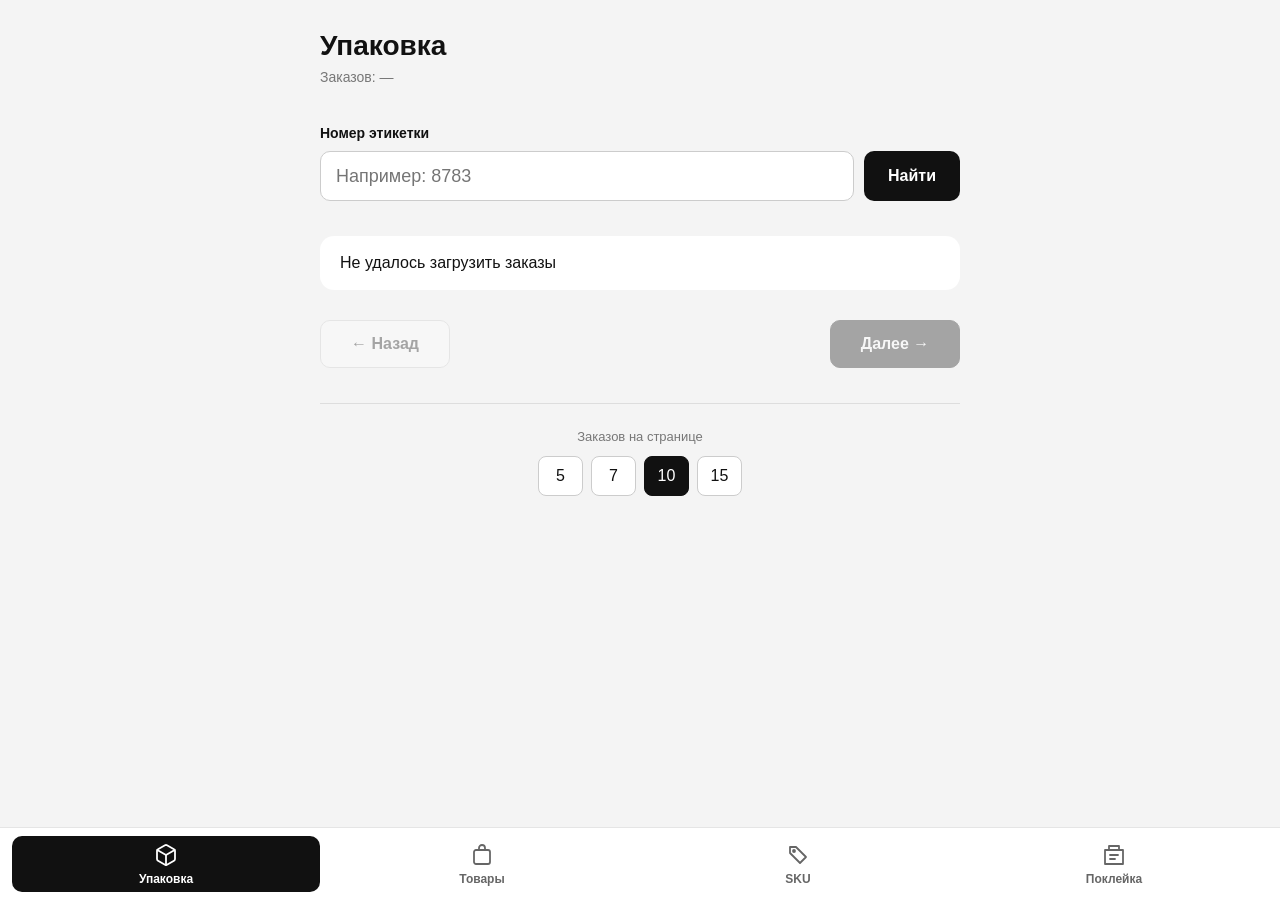
<file: index.html>
<!DOCTYPE html>
<html lang="ru">
<head>
  <meta charset="UTF-8">

  <meta
    name="viewport"
    content="width=device-width, initial-scale=1.0"
  >

  <title>Упаковка заказов</title>

  <link
    rel="stylesheet"
    href="./css/style.css"
  >
  <link rel="stylesheet" href="./css/navigation.css">
</head>

<body>

  <main class="app">

    <!-- HEADER -->
    <header class="header">
      <div>
        <h1>Упаковка</h1>
        <p id="progress">Заказов: —</p>
      </div>
    </header>


    <!-- SEARCH -->
    <section class="search">

      <label for="order-search">
        Номер этикетки
      </label>

      <div class="search-row">

        <input
          id="order-search"
          type="text"
          inputmode="numeric"
          placeholder="Например: 8783"
          autocomplete="off"
        >

        <button id="search-button">
          Найти
        </button>

      </div>

    </section>


    <!-- ORDERS -->
    <section
      id="orders"
      class="orders"
    >
      <!-- Orders will be rendered here -->
    </section>


    <!-- PAGINATION -->
    <nav class="pagination">

      <button
        id="previous-button"
        disabled
      >
        ← Назад
      </button>

      <button id="next-button">
        Далее →
      </button>

    </nav>


    <!-- PAGE SIZE -->
    <section class="page-size">

      <span>Заказов на странице</span>

      <div class="page-size-buttons">

        <button data-limit="5">
          5
        </button>

        <button data-limit="7">
          7
        </button>

        <button
          data-limit="10"
          class="active"
        >
          10
        </button>

        <button data-limit="15">
          15
        </button>

      </div>

    </section>

  </main>


  <div id="navigation"></div>
  <script src="./js/navigation.js"></script>
  <script src="./js/config.js"></script>
  <script
    src="./js/packaging.js"
    type="module"
  ></script>

</body>
</html>
</file>
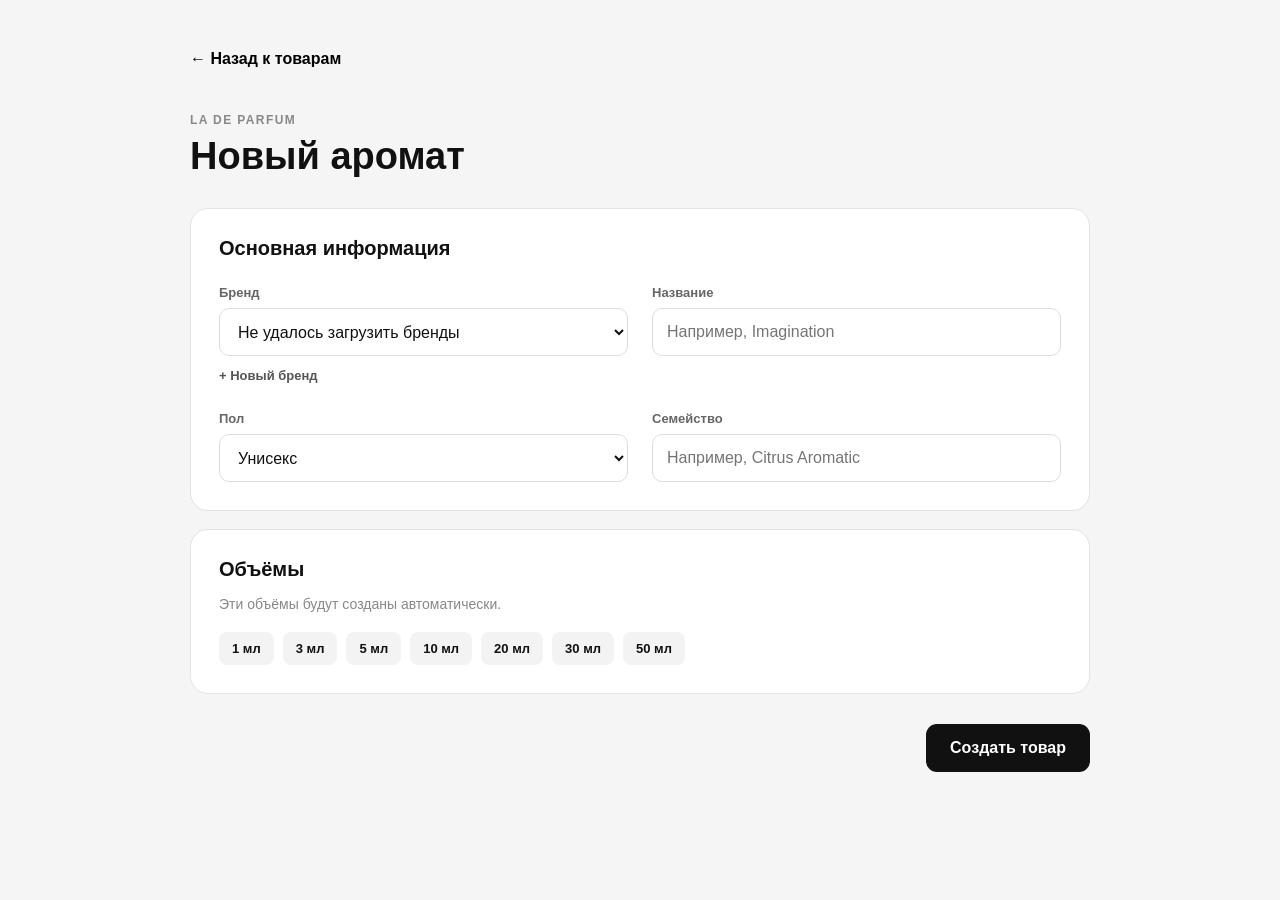
<file: addProduct.html>
<!DOCTYPE html>
<html lang="ru">
<head>
  <meta charset="UTF-8">
  <meta name="viewport" content="width=device-width, initial-scale=1.0">

  <title>Добавить товар — La De Parfum</title>

  <link rel="stylesheet" href="./css/addProduct.css">
</head>

<body>

  <main class="app">

    <header class="header">
      <button id="backBtn" class="back-button">
        ← Назад к товарам
      </button>
    </header>


    <section class="title-section">
      <div>
        <div class="eyebrow">LA DE PARFUM</div>
        <h1>Новый аромат</h1>
      </div>
    </section>


    <form id="productForm">

      <section class="card">

        <h2>Основная информация</h2>


        <div class="form-grid">

          <div class="form-field">

            <label for="brand">
              Бренд
            </label>

            <select
              id="brand"
              name="brand_id"
              required
            >
              <option value="">
                Загружаем бренды...
              </option>
            </select>

            <button
              id="showBrandFormBtn"
              type="button"
              class="text-button"
            >
              + Новый бренд
            </button>

          </div>


          <div class="form-field">

            <label for="name">
              Название
            </label>

            <input
              id="name"
              name="name"
              type="text"
              placeholder="Например, Imagination"
              autocomplete="off"
              required
            >

          </div>


          <div class="form-field">

            <label for="gender">
              Пол
            </label>

            <select
              id="gender"
              name="gender"
              required
            >

              <option value="U">
                Унисекс
              </option>

              <option value="M">
                Мужской
              </option>

              <option value="W">
                Женский
              </option>

            </select>

          </div>


          <div class="form-field">

            <label for="fragranceFamily">
              Семейство
            </label>

            <input
              id="fragranceFamily"
              name="fragrance_family"
              type="text"
              placeholder="Например, Citrus Aromatic"
              autocomplete="off"
            >

          </div>

        </div>

      </section>


      <section
        id="newBrandCard"
        class="card brand-card hidden"
      >

        <div class="section-header">

          <h2>Новый бренд</h2>

          <button
            id="cancelBrandBtn"
            type="button"
            class="close-button"
          >
            Отмена
          </button>

        </div>


        <div class="form-grid">

          <div class="form-field">

            <label for="newBrandName">
              Название бренда
            </label>

            <input
              id="newBrandName"
              type="text"
              placeholder="Например, Louis Vuitton"
              autocomplete="off"
            >

          </div>


          <div class="form-field">

            <label for="newBrandCountry">
              Страна
            </label>

            <input
              id="newBrandCountry"
              type="text"
              placeholder="Например, France"
              autocomplete="off"
            >

          </div>

        </div>


        <div class="brand-actions">

          <span id="brandStatus"></span>

          <button
            id="createBrandBtn"
            type="button"
            class="secondary-button"
          >
            Создать бренд
          </button>

        </div>

      </section>


      <section class="card volumes-card">

        <h2>Объёмы</h2>

        <p class="description">
          Эти объёмы будут созданы автоматически.
        </p>

        <div class="volumes">
          <span>1 мл</span>
          <span>3 мл</span>
          <span>5 мл</span>
          <span>10 мл</span>
          <span>20 мл</span>
          <span>30 мл</span>
          <span>50 мл</span>
        </div>

      </section>


      <div class="page-actions">

        <span id="productStatus"></span>

        <button
          id="createProductBtn"
          type="submit"
          class="primary-button"
        >
          Создать товар
        </button>

      </div>

    </form>

  </main>


  <script src="./js/config.js"></script>
  <script src="./js/addProduct.js"></script>

</body>
</html>
</file>
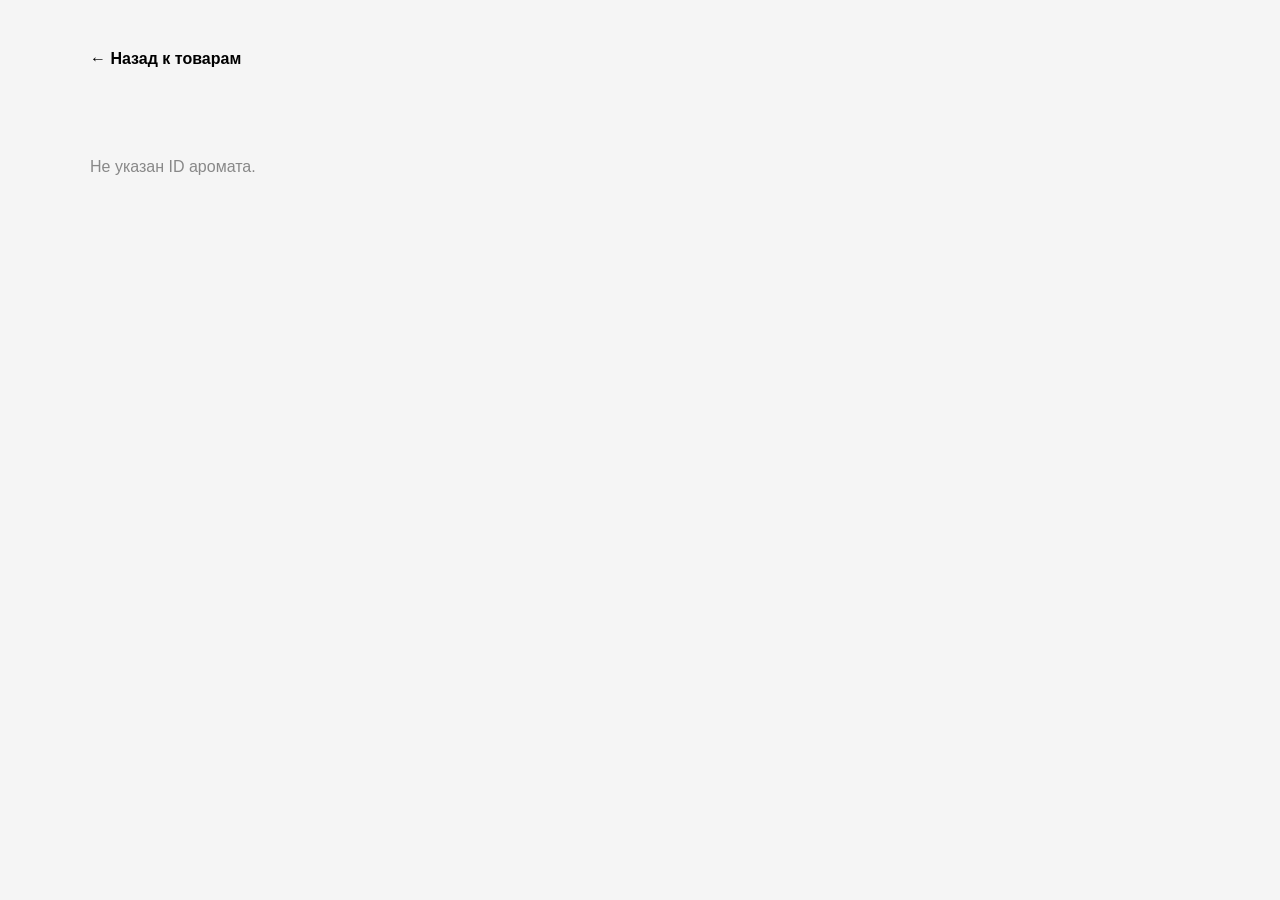
<file: editProduct.html>
<!DOCTYPE html>
<html lang="ru">
<head>
  <meta charset="UTF-8">
  <meta name="viewport" content="width=device-width, initial-scale=1.0">

  <title>Редактирование товара — La De Parfum</title>

  <link rel="stylesheet" href="./css/editProduct.css">
</head>

<body>

  <main class="app">

    <header class="header">
      <button id="backBtn" class="back-button">
        ← Назад к товарам
      </button>
    </header>

    <div id="productContent">
      <div class="loading">
        Загружаем аромат...
      </div>
    </div>

  </main>

  <script src="./js/config.js"></script>
  <script src="./js/editProduct.js"></script>

</body>
</html>
</file>
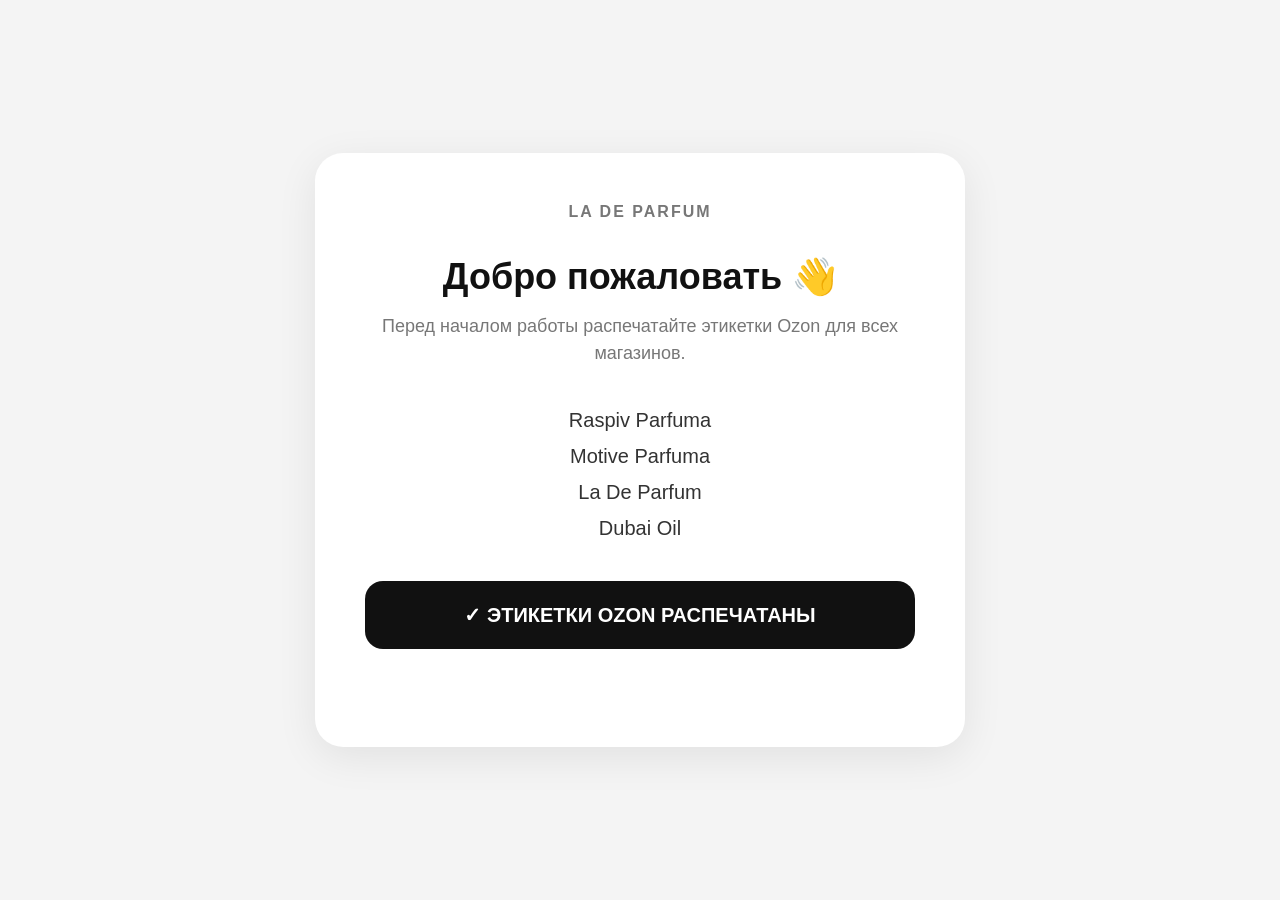
<file: productionStart.html>
<!DOCTYPE html>
<html lang="ru">

<head>
  <meta charset="UTF-8">

  <meta
    name="viewport"
    content="width=device-width, initial-scale=1.0"
  >

  <title>La De Parfum — Производство</title>

  <style>
    * {
      box-sizing: border-box;
    }

    body {
      margin: 0;
      min-height: 100vh;

      font-family:
        Arial,
        Helvetica,
        sans-serif;

      background: #f4f4f4;
      color: #111;
    }

    .app {
      min-height: 100vh;

      display: flex;
      align-items: center;
      justify-content: center;

      padding: 30px;
    }

    .card {
      width: 100%;
      max-width: 650px;

      background: white;

      border-radius: 28px;

      padding: 50px;

      text-align: center;

      box-shadow:
        0 10px 40px rgba(0, 0, 0, 0.08);
    }

    .logo {
      margin-bottom: 35px;

      font-size: 16px;
      font-weight: bold;

      letter-spacing: 2px;

      color: #777;
    }

    h1 {
      margin: 0;

      font-size: 36px;
    }

    .description {
      margin-top: 15px;

      font-size: 18px;
      line-height: 1.5;

      color: #777;
    }

    .shops {
      margin: 35px 0;

      font-size: 20px;
      line-height: 1.8;

      color: #333;
    }

    button {
      width: 100%;

      border: none;
      border-radius: 18px;

      padding: 22px;

      background: #111;
      color: white;

      font-size: 20px;
      font-weight: bold;

      cursor: pointer;
    }

    button:active {
      transform: scale(0.98);
    }

    button:disabled {
      cursor: not-allowed;
      opacity: 0.5;
    }

    #status {
      min-height: 28px;

      margin-top: 20px;

      font-size: 17px;

      color: #666;
    }

    .error {
      color: #c62828 !important;
      font-weight: bold;
    }

    @media (max-width: 600px) {

      .card {
        padding: 35px 25px;
      }

      h1 {
        font-size: 30px;
      }

    }
  </style>
</head>


<body>

  <main class="app">

    <section class="card">

      <div class="logo">
        LA DE PARFUM
      </div>


      <h1>
        Добро пожаловать 👋
      </h1>


      <p class="description">
        Перед началом работы распечатайте
        этикетки Ozon для всех магазинов.
      </p>


      <div class="shops">
        Raspiv Parfuma<br>
        Motive Parfuma<br>
        La De Parfum<br>
        Dubai Oil
      </div>


      <button id="ozonReadyButton">
        ✓ ЭТИКЕТКИ OZON РАСПЕЧАТАНЫ
      </button>


      <div id="status"></div>

    </section>

  </main>


  <script src="./js/config.js"></script>
  <script src="./js/productionStart.js"></script>

</body>

</html>
</file>
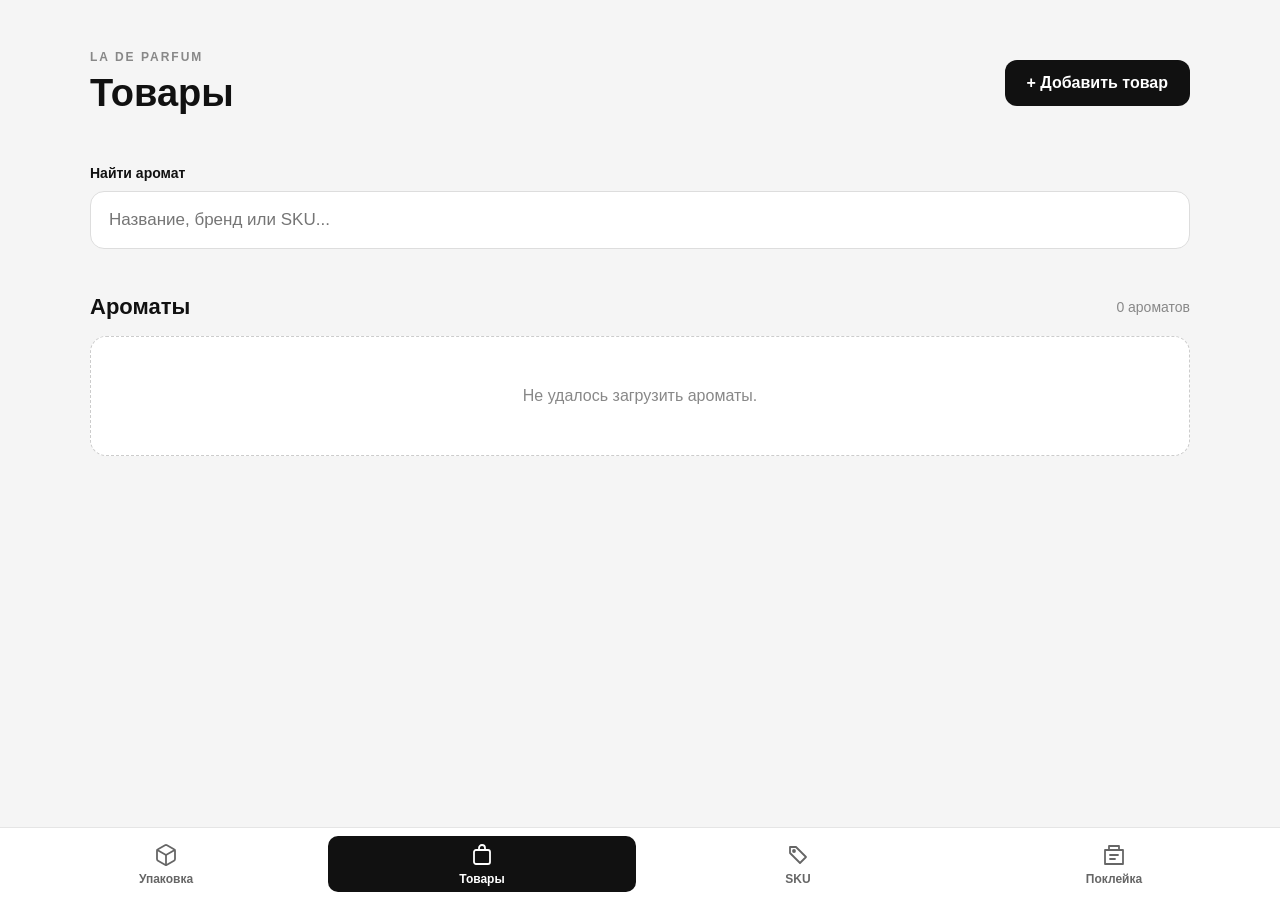
<file: products.html>
<!DOCTYPE html>
<html lang="ru">
<head>
  <meta charset="UTF-8">
  <meta name="viewport" content="width=device-width, initial-scale=1.0">

  <title>Товары — La De Parfum</title>

  <link rel="stylesheet" href="./css/products.css">
  <link rel="stylesheet" href="./css/navigation.css">
</head>

<body>

  <main class="app">

    <header class="header">
      <div>
        <p class="eyebrow">LA DE PARFUM</p>
        <h1>Товары</h1>
      </div>

      <button id="addProductBtn" class="primary-button">
        + Добавить товар
      </button>
    </header>

    <section class="search-section">

      <label for="productSearch">
        Найти аромат
      </label>

      <input
        id="productSearch"
        type="search"
        placeholder="Название, бренд или SKU..."
        autocomplete="off"
      >

    </section>

    <section class="products-section">

      <div class="section-header">
        <h2>Ароматы</h2>
        <span id="productCount">0 товаров</span>
      </div>

      <div id="productsList" class="products-list">

        <div class="empty-state">
          Здесь появятся товары из базы данных.
        </div>

      </div>

    </section>

  </main>

  <div id="navigation"></div>
  <script src="./js/navigation.js"></script>
  <script src="./js/config.js"></script>
  <script src="./js/products.js"></script>
</body>
</html>
</file>
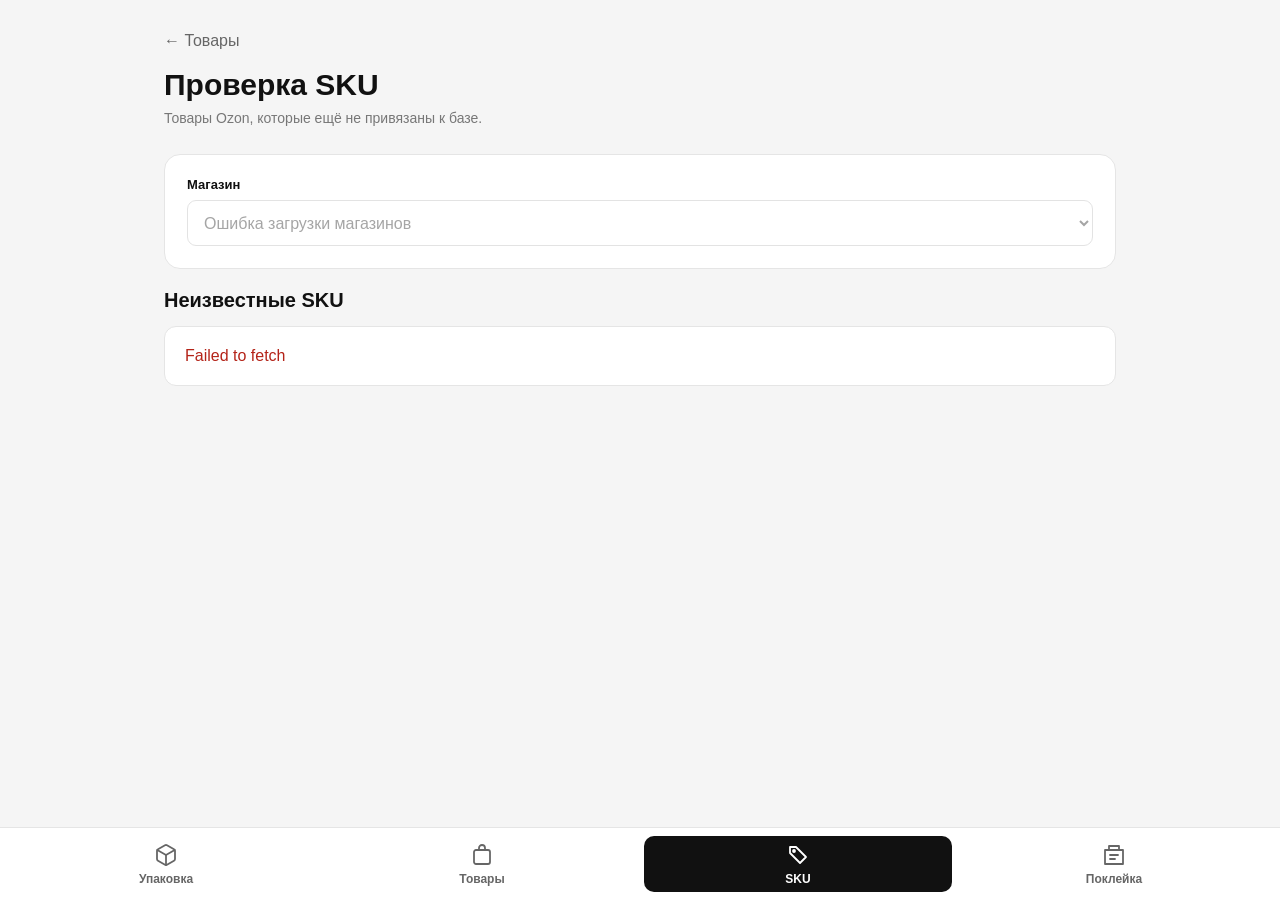
<file: skuMapping.html>
<!DOCTYPE html>
<html lang="ru">
<head>
  <meta charset="UTF-8">
  <meta name="viewport" content="width=device-width, initial-scale=1.0">

  <title>Проверка SKU</title>

  <link rel="stylesheet" href="./css/skuMapping.css">
  <link rel="stylesheet" href="./css/navigation.css">
</head>

<body>

  <div class="app">

    <header class="header">
      <div>
        <button id="backBtn" class="back-button">
          ← Товары
        </button>

        <h1>Проверка SKU</h1>

        <p>
          Товары Ozon, которые ещё не привязаны к базе.
        </p>
      </div>
    </header>


    <section id="shopCard" class="card">

      <label for="shopSelect">
        Магазин
      </label>

      <select id="shopSelect">
        <option value="">
          Выберите магазин
        </option>
      </select>

    </section>


    <section
      id="statsCard"
      class="stats-card hidden"
    >

      <div class="stat">
        <span>Ozon</span>
        <strong id="ozonCount">0</strong>
      </div>

      <div class="stat">
        <span>В базе</span>
        <strong id="mappedCount">0</strong>
      </div>

      <div class="stat warning">
        <span>Не привязано</span>
        <strong id="missingCount">0</strong>
      </div>

    </section>


    <section>

      <div class="section-header">
        <h2>Неизвестные SKU</h2>
      </div>

      <div id="productsList">

        <div class="empty-state">
          Выберите магазин
        </div>

      </div>

    </section>

  </div>


  <div id="navigation"></div>
  <script src="./js/navigation.js"></script>
  <script src="./js/config.js"></script>
  <script src="./js/skuMapping.js"></script>

</body>
</html>
</file>
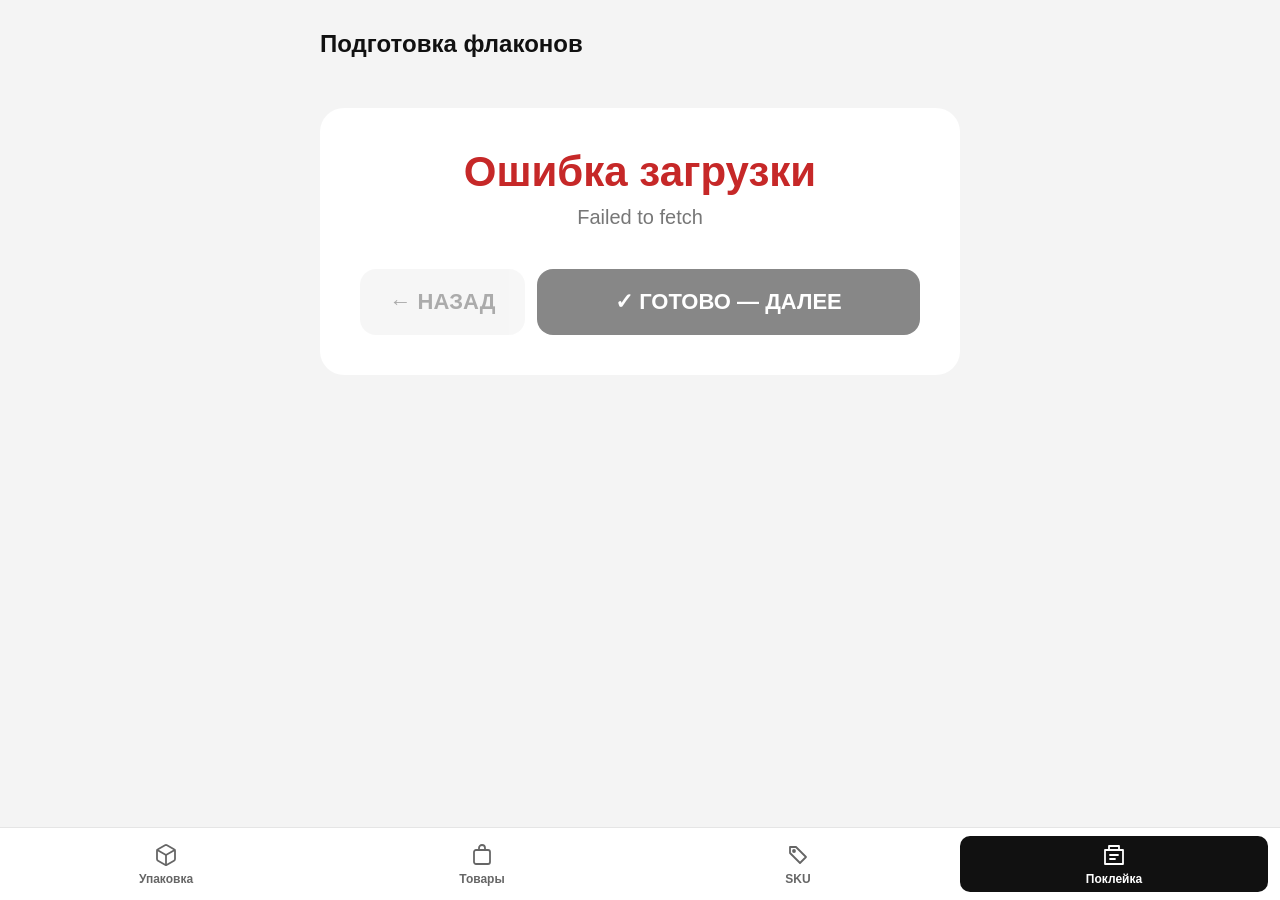
<file: sticking.html>
<!DOCTYPE html>
<html lang="ru">

<head>

  <meta charset="UTF-8">

  <meta
    name="viewport"
    content="width=device-width, initial-scale=1.0"
  >

  <title>Подготовка флаконов</title>

  <link rel="stylesheet" href="./css/navigation.css">
  <style>

    * {
      box-sizing: border-box;
    }


    body {
      margin: 0;

      font-family:
        Arial,
        sans-serif;

      background: #f4f4f4;

      color: #111;
    }


    .app {
      max-width: 700px;

      margin: 0 auto;

      padding: 30px;
    }


    .header {
      display: flex;

      justify-content: space-between;

      align-items: center;

      margin-bottom: 50px;
    }


    .header h1 {
      margin: 0;

      font-size: 24px;
    }


    #progress {
      color: #777;

      font-size: 18px;
    }


    .card {
      background: white;

      border-radius: 24px;

      padding: 40px;

      text-align: center;
    }


    #perfumeName {
      margin: 0;

      font-size: 42px;
    }


    #total {
      margin-top: 10px;

      color: #777;

      font-size: 20px;
    }


    #bottles {
      margin: 40px 0;
    }


    .bottle {
      display: flex;

      justify-content: space-between;

      padding: 15px 20px;

      border-bottom:
        1px solid #eee;

      font-size: 26px;
    }


    .quantity {
      font-weight: bold;
    }


    /* =====================================================
       NAVIGATION
    ===================================================== */

    .navigation {
      display: flex;

      gap: 12px;
    }


    #backButton,
    #nextButton {
      border: 0;

      border-radius: 16px;

      padding: 20px;

      font-size: 22px;

      font-weight: bold;

      cursor: pointer;
    }


    #backButton {
      width: 30%;

      background: #e8e8e8;

      color: #111;
    }


    #nextButton {
      width: 70%;

      background: #111;

      color: white;
    }


    #backButton:disabled {
      opacity: 0.35;

      cursor: default;
    }


    #nextButton:disabled {
      opacity: 0.5;

      cursor: default;
    }


    .error {
      color: #c62828;
    }


    @media (max-width: 600px) {

      .app {
        padding: 20px;
      }


      .header {
        margin-bottom: 30px;
      }


      .card {
        padding: 30px 20px;
      }


      #perfumeName {
        font-size: 34px;
      }


      .bottle {
        font-size: 22px;

        padding:
          15px 10px;
      }


      #backButton,
      #nextButton {
        font-size: 18px;

        padding: 18px 12px;
      }

    }

  </style>

</head>


<body>

  <main class="app">

    <div class="header">

      <h1>
        Подготовка флаконов
      </h1>


      <div id="progress"></div>

    </div>


    <div class="card">

      <h2 id="perfumeName">
        Загрузка...
      </h2>


      <div id="total"></div>


      <div id="bottles"></div>


      <div class="navigation">

        <button
          id="backButton"
          disabled
        >
          ← НАЗАД
        </button>


        <button
          id="nextButton"
          disabled
        >
          ✓ ГОТОВО — ДАЛЕЕ
        </button>

      </div>

    </div>

  </main>


  <!-- =====================================================
       SHARED FRONTEND CONFIG

       DEV:
       ?env=dev
       → http://localhost:3000

       PROD:
       → deployed backend
  ====================================================== -->

  <script src="./js/config.js"></script>
  
  <div id="navigation"></div>
  <script src="./js/navigation.js"></script>


  <script>

    /* =====================================================
       CONFIG
    ===================================================== */





    const PACKAGING_URL =
      "https://antony11659-shopprocessingfrontend-22fb.twc1.net/";


    /* =====================================================
       STATE
    ===================================================== */

    let plan;

    let currentRegularIndex = 0;

    let currentUniqueIndex = 0;

    let stage = "loading";

    let uniqueGroups = [];


    /* =====================================================
       ELEMENTS
    ===================================================== */

    const perfumeName =
      document.querySelector(
        "#perfumeName"
      );


    const total =
      document.querySelector(
        "#total"
      );


    const bottles =
      document.querySelector(
        "#bottles"
      );


    const progress =
      document.querySelector(
        "#progress"
      );


    const backButton =
      document.querySelector(
        "#backButton"
      );


    const nextButton =
      document.querySelector(
        "#nextButton"
      );


    /* =====================================================
       TOTAL NUMBER OF STEPS
    ===================================================== */

    function getTotalSteps() {

      return (
        plan.regular.length +
        uniqueGroups.length
      );
    }


    /* =====================================================
       LOAD STICKING PLAN

       IMPORTANT:

       Reads the EXISTING production session.

       It does NOT create a new Ozon session.

       Backend already returns regular perfumes in
       the same order used by the printing list.
    ===================================================== */

    async function loadPlan() {

      try {

        const response =
          await fetch(
            `${API_URL}/ozon/sticking`
          );


        const data =
          await response.json();


        if (!response.ok) {

          throw new Error(
            data.error ||
            data.message ||
            "Не удалось загрузить план"
          );
        }


        if (
          !Array.isArray(data.regular)
        ) {

          throw new Error(
            "Backend не вернул regular"
          );
        }


        if (
          !data.unique ||
          typeof data.unique !== "object"
        ) {

          throw new Error(
            "Backend не вернул unique"
          );
        }


        plan = data;


        console.log(
          "STICKING PLAN:",
          plan
        );


        /*
         * IMPORTANT:
         *
         * DO NOT SORT HERE.
         *
         * Backend already gives us exactly
         * the same perfume order that was
         * used for printing.
         */


        /* -----------------------------------------------
           UNIQUE PRODUCTS

           Convert:

           {
             "3": ["Marfa", "Kirke"],
             "5": ["Ani"]
           }

           into:

           [
             {
               volume: "3",
               names: ["Marfa", "Kirke"]
             }
           ]
        ----------------------------------------------- */

        uniqueGroups =
          Object.entries(
            plan.unique
          ).map(
            ([volume, names]) => ({
              volume,
              names,
            })
          );


        /* -----------------------------------------------
           START REGULAR
        ----------------------------------------------- */

        if (
          plan.regular.length > 0
        ) {

          stage =
            "regular";


          currentRegularIndex =
            0;


          showCurrentRegular();


          return;
        }


        /* -----------------------------------------------
           NO REGULAR → START UNIQUE
        ----------------------------------------------- */

        if (
          uniqueGroups.length > 0
        ) {

          stage =
            "unique";


          currentUniqueIndex =
            0;


          showCurrentUnique();


          return;
        }


        /* -----------------------------------------------
           NOTHING TO PREPARE
        ----------------------------------------------- */

        showFinished();


      } catch (error) {

        console.error(
          "LOAD STICKING ERROR:",
          error
        );


        stage =
          "error";


        perfumeName.textContent =
          "Ошибка загрузки";


        perfumeName.className =
          "error";


        total.textContent =
          error.message ||
          "Не удалось загрузить текущую сессию";


        bottles.innerHTML =
          "";


        progress.textContent =
          "";


        backButton.disabled =
          true;


        nextButton.disabled =
          true;
      }

    }


    /* =====================================================
       SHOW REGULAR PERFUME
    ===================================================== */

    function showCurrentRegular() {

      const order =
        plan.regular[
          currentRegularIndex
        ];


      perfumeName.className =
        "";


      perfumeName.textContent =
        order.name;


      total.textContent =
        `${order.total} флаконов`;


      progress.textContent =
        `${currentRegularIndex + 1} / ${getTotalSteps()}`;


      bottles.innerHTML =
        "";


      /*
       * Bottles are already ordered by backend.
       *
       * DO NOT SORT.
       */

      for (
        const bottle
        of order.bottles
      ) {

        const row =
          document.createElement(
            "div"
          );


        row.className =
          "bottle";


        row.innerHTML = `
          <span>
            ${bottle.volume} мл
          </span>

          <span class="quantity">
            ${bottle.quantity} шт.
          </span>
        `;


        bottles.appendChild(
          row
        );
      }


      backButton.disabled =
        currentRegularIndex === 0;


      nextButton.disabled =
        false;


      nextButton.textContent =
        "✓ ГОТОВО — ДАЛЕЕ";
    }


    /* =====================================================
       SHOW UNIQUE GROUP
    ===================================================== */

    function showCurrentUnique() {

      const group =
        uniqueGroups[
          currentUniqueIndex
        ];


      perfumeName.className =
        "";


      perfumeName.textContent =
        `ОДИНОЧНЫЕ — ${group.volume} МЛ`;


      total.textContent =
        `${group.names.length} флаконов`;


      const currentStep =
        plan.regular.length +
        currentUniqueIndex +
        1;


      progress.textContent =
        `${currentStep} / ${getTotalSteps()}`;


      bottles.innerHTML =
        "";


      for (
        const name
        of group.names
      ) {

        const row =
          document.createElement(
            "div"
          );


        row.className =
          "bottle";


        row.innerHTML = `
          <span>
            ${name}
          </span>

          <span class="quantity">
            ×1
          </span>
        `;


        bottles.appendChild(
          row
        );
      }


      backButton.disabled =
        false;


      nextButton.disabled =
        false;


      nextButton.textContent =
        "✓ ГОТОВО — ДАЛЕЕ";
    }


    /* =====================================================
       FINISHED
    ===================================================== */

    function showFinished() {

      stage =
        "finished";


      perfumeName.className =
        "";


      perfumeName.textContent =
        "Поклейка завершена ✓";


      total.textContent =
        "Все флаконы подготовлены. Переходите к упаковке заказов.";


      bottles.innerHTML =
        "";


      progress.textContent =
        "";


      backButton.disabled =
        false;


      nextButton.disabled =
        false;


      nextButton.textContent =
        "ПЕРЕЙТИ К УПАКОВКЕ →";
    }


    /* =====================================================
       BACK
    ===================================================== */

    backButton.addEventListener(
      "click",
      () => {

        /* -----------------------------------------------
           FINISHED
        ----------------------------------------------- */

        if (
          stage === "finished"
        ) {

          if (
            uniqueGroups.length > 0
          ) {

            stage =
              "unique";


            currentUniqueIndex =
              uniqueGroups.length - 1;


            showCurrentUnique();


            return;
          }


          if (
            plan.regular.length > 0
          ) {

            stage =
              "regular";


            currentRegularIndex =
              plan.regular.length - 1;


            showCurrentRegular();
          }


          return;
        }


        /* -----------------------------------------------
           UNIQUE
        ----------------------------------------------- */

        if (
          stage === "unique"
        ) {

          if (
            currentUniqueIndex > 0
          ) {

            currentUniqueIndex--;


            showCurrentUnique();


            return;
          }


          if (
            plan.regular.length > 0
          ) {

            stage =
              "regular";


            currentRegularIndex =
              plan.regular.length - 1;


            showCurrentRegular();
          }


          return;
        }


        /* -----------------------------------------------
           REGULAR
        ----------------------------------------------- */

        if (
          stage === "regular" &&
          currentRegularIndex > 0
        ) {

          currentRegularIndex--;


          showCurrentRegular();
        }

      }
    );


    /* =====================================================
       NEXT
    ===================================================== */

    nextButton.addEventListener(
      "click",
      () => {

        /* -----------------------------------------------
           FINISHED → PACKAGING
        ----------------------------------------------- */

        if (
          stage === "finished"
        ) {

          window.location.href =
            PACKAGING_URL;


          return;
        }


        /* -----------------------------------------------
           REGULAR
        ----------------------------------------------- */

        if (
          stage === "regular"
        ) {

          currentRegularIndex++;


          if (
            currentRegularIndex <
            plan.regular.length
          ) {

            showCurrentRegular();


            return;
          }


          if (
            uniqueGroups.length > 0
          ) {

            stage =
              "unique";


            currentUniqueIndex =
              0;


            showCurrentUnique();

          } else {

            showFinished();
          }


          return;
        }


        /* -----------------------------------------------
           UNIQUE
        ----------------------------------------------- */

        if (
          stage === "unique"
        ) {

          currentUniqueIndex++;


          if (
            currentUniqueIndex <
            uniqueGroups.length
          ) {

            showCurrentUnique();


            return;
          }


          showFinished();
        }

      }
    );


    /* =====================================================
       START
    ===================================================== */

    loadPlan();

  </script>

</body>

</html>
</file>
<file: css/style.css>
* {
    box-sizing: border-box;
  }
  
  body {
    margin: 0;
    font-family: Arial, Helvetica, sans-serif;
    background: #f4f4f4;
    color: #111;
  }
  
  button,
  input {
    font: inherit;
  }
  
  button {
    cursor: pointer;
  }
  
  /* APP */
  
  .app {
    width: 100%;
    max-width: 700px;
    margin: 0 auto;
    padding: 30px;
  }
  
  
  /* HEADER */
  
  .header {
    display: flex;
    justify-content: space-between;
    align-items: center;
    margin-bottom: 40px;
  }
  
  .header h1 {
    margin: 0;
    font-size: 28px;
  }
  
  #progress {
    margin: 7px 0 0;
    color: #777;
    font-size: 14px;
  }
  
  
  /* SEARCH */
  
  .search {
    margin-bottom: 35px;
  }
  
  .search label {
    display: block;
    margin-bottom: 10px;
    font-size: 14px;
    font-weight: 600;
  }
  
  .search-row {
    display: flex;
    gap: 10px;
  }
  
  #order-search {
    width: 100%;
    min-width: 0;
    height: 50px;
  
    padding: 0 15px;
  
    border: 1px solid #ccc;
    border-radius: 10px;
  
    background: #fff;
  
    font-size: 18px;
  
    outline: none;
  }
  
  #order-search:focus {
    border-color: #111;
  }
  
  #search-button {
    height: 50px;
    padding: 0 24px;
  
    border: 0;
    border-radius: 10px;
  
    background: #111;
    color: #fff;
  
    font-weight: 600;
  }
  
  
  /* ORDERS */
  
  .orders {
    display: flex;
    flex-direction: column;
    gap: 12px;
  }
  
  .order-card {
    background: #fff;
    border-radius: 14px;
    padding: 18px 20px;
  }
  
  .order-header {
    display: flex;
    justify-content: space-between;
    align-items: center;
    margin-bottom: 16px;
  }
  
  .order-number {
    display: inline-flex;
    align-items: center;
    justify-content: center;
  
    min-width: 90px;
    padding: 8px 14px;
  
    background: #111;
    color: #fff;
  
    border-radius: 9px;
  
    font-size: 25px;
    font-weight: 800;
    letter-spacing: 1px;
  }
  
  .shop-name {
    font-size: 11px;
    color: #999;
    font-weight: 400;
  }
  
  
  /* PRODUCT */
  
  .product {
    display: flex;
    justify-content: space-between;
    align-items: center;
    gap: 20px;
  
    padding: 9px 0;
  }
  
  .product + .product {
    border-top: 1px solid #eee;
  }
  
  .product-name {
    font-size: 19px;
    font-weight: 700;
    line-height: 1.25;
  }
  
  .product-info {
    flex-shrink: 0;
  
    font-size: 18px;
    font-weight: 700;
    color: #111;
  }
  
  
  /* UNKNOWN PRODUCT */
  
  .product.unknown {
    display: block;
  
    padding: 12px;
  
    border-radius: 8px;
  
    background: #f2f2f2;
  }
  
  .unknown-title {
    margin-bottom: 5px;
  
    font-size: 14px;
    font-weight: 700;
  }
  
  .unknown-sku {
    font-size: 12px;
    color: #666;
  }
  
  
  /* PAGINATION */
  
  .pagination {
    display: flex;
    justify-content: space-between;
    gap: 15px;
  
    margin-top: 30px;
  }
  
  .pagination button {
    min-width: 130px;
    height: 48px;
  
    padding: 0 20px;
  
    border: 1px solid #ccc;
    border-radius: 10px;
  
    background: #fff;
    color: #111;
  
    font-weight: 600;
  }
  
  .pagination button:disabled {
    opacity: 0.35;
    cursor: default;
  }
  
  #next-button {
    background: #111;
    border-color: #111;
    color: #fff;
  }
  
  
  /* PAGE SIZE */
  
  .page-size {
    margin-top: 35px;
    padding-top: 25px;
  
    border-top: 1px solid #ddd;
  
    text-align: center;
  }
  
  .page-size > span {
    display: block;
  
    margin-bottom: 12px;
  
    color: #777;
    font-size: 13px;
  }
  
  .page-size-buttons {
    display: flex;
    justify-content: center;
    gap: 8px;
  }
  
  .page-size-buttons button {
    width: 45px;
    height: 40px;
  
    border: 1px solid #ccc;
    border-radius: 8px;
  
    background: #fff;
    color: #111;
  }
  
  .page-size-buttons button.active {
    background: #111;
    border-color: #111;
    color: #fff;
  }
  
  
  /* MOBILE */
  
  @media (max-width: 600px) {
  
    .app {
      padding: 20px 15px;
    }
  
    .header {
      margin-bottom: 30px;
    }
  
    .header h1 {
      font-size: 24px;
    }
  
    .search-row {
      flex-direction: column;
    }
  
    #search-button {
      width: 100%;
    }
  
    .order-card {
      padding: 16px;
    }
  
    .order-number {
      font-size: 22px;
    }
  
    .product {
      align-items: flex-start;
    }
  
    .pagination button {
      flex: 1;
      min-width: 0;
    }
  }
</file>
<file: css/navigation.css>
body {
  padding-bottom: calc(88px + env(safe-area-inset-bottom, 0px));
}

.bottom-navigation {
  position: fixed;
  z-index: 30;
  bottom: 0;
  left: 0;
  right: 0;
  display: grid;
  grid-template-columns: repeat(4, minmax(0, 1fr));
  gap: 8px;
  padding: 8px 12px calc(8px + env(safe-area-inset-bottom, 0px));
  background: #fff;
  border-top: 1px solid #e5e5e5;
}

.bottom-navigation-item {
  display: flex;
  flex-direction: column;
  align-items: center;
  justify-content: center;
  gap: 5px;
  min-height: 56px;
  padding: 6px;
  border-radius: 10px;
  color: #666;
  font-size: 12px;
  font-weight: 700;
  text-decoration: none;
}

.bottom-navigation-item svg {
  width: 24px;
  height: 24px;
}

.bottom-navigation-item:hover {
  background: #f5f5f5;
  color: #111;
}

.bottom-navigation-item.active {
  background: #111;
  color: #fff;
}

.bottom-navigation-item:focus-visible {
  outline: 2px solid #111;
  outline-offset: 2px;
}
</file>
<file: css/addProduct.css>
* {
    box-sizing: border-box;
  }
  
  body {
    margin: 0;
  
    background: #f5f5f5;
    color: #111;
  
    font-family: Arial, Helvetica, sans-serif;
  }
  
  button,
  input,
  select {
    font: inherit;
  }
  
  .app {
    width: min(900px, calc(100% - 40px));
  
    margin: 0 auto;
  
    padding: 50px 0 100px;
  }
  
  
  /* HEADER */
  
  .header {
    margin-bottom: 45px;
  }
  
  .back-button {
    padding: 0;
  
    border: 0;
    background: transparent;
  
    font-weight: 600;
  
    cursor: pointer;
  }
  
  
  /* TITLE */
  
  .title-section {
    margin-bottom: 30px;
  }
  
  .eyebrow {
    margin-bottom: 8px;
  
    color: #888;
  
    font-size: 12px;
    font-weight: 700;
  
    letter-spacing: 1.4px;
  }
  
  .title-section h1 {
    margin: 0;
  
    font-size: 38px;
  }
  
  
  /* CARD */
  
  .card {
    margin-bottom: 18px;
  
    padding: 28px;
  
    background: white;
  
    border: 1px solid #e3e3e3;
    border-radius: 18px;
  }
  
  .card h2 {
    margin: 0 0 25px;
  
    font-size: 20px;
  }
  
  
  /* FORM */
  
  .form-grid {
    display: grid;
  
    grid-template-columns:
      repeat(2, minmax(0, 1fr));
  
    gap: 24px;
  }
  
  .form-field {
    display: flex;
    flex-direction: column;
  
    gap: 8px;
  }
  
  .form-field label {
    color: #666;
  
    font-size: 13px;
    font-weight: 600;
  }
  
  .form-field input,
  .form-field select {
    width: 100%;
    height: 48px;
  
    padding: 0 14px;
  
    border: 1px solid #ddd;
    border-radius: 10px;
  
    background: white;
    color: #111;
  
    outline: none;
  }
  
  .form-field input:focus,
  .form-field select:focus {
    border-color: #111;
  }
  
  
  /* BRAND */
  
  .text-button {
    align-self: flex-start;
  
    padding: 4px 0;
  
    border: 0;
  
    background: transparent;
    color: #555;
  
    font-size: 13px;
    font-weight: 600;
  
    cursor: pointer;
  }
  
  .text-button:hover {
    color: #111;
  }
  
  .brand-card {
    border-color: #ccc;
  }
  
  .section-header {
    display: flex;
    justify-content: space-between;
    align-items: center;
  
    margin-bottom: 25px;
  }
  
  .section-header h2 {
    margin: 0;
  }
  
  .close-button {
    padding: 0;
  
    border: 0;
  
    background: transparent;
    color: #777;
  
    cursor: pointer;
  }
  
  .brand-actions {
    display: flex;
    justify-content: flex-end;
    align-items: center;
  
    gap: 15px;
  
    margin-top: 24px;
  }
  
  #brandStatus {
    color: #777;
  
    font-size: 13px;
  }
  
  .secondary-button {
    padding: 11px 17px;
  
    border: 0;
    border-radius: 9px;
  
    background: #ededed;
    color: #111;
  
    font-weight: 700;
  
    cursor: pointer;
  }
  
  
  /* VOLUMES */
  
  .description {
    margin: -10px 0 20px;
  
    color: #888;
  
    font-size: 14px;
  }
  
  .volumes {
    display: flex;
    flex-wrap: wrap;
  
    gap: 9px;
  }
  
  .volumes span {
    padding: 9px 13px;
  
    border-radius: 8px;
  
    background: #f3f3f3;
  
    font-size: 13px;
    font-weight: 600;
  }
  
  
  /* CREATE */
  
  .page-actions {
    display: flex;
    justify-content: flex-end;
    align-items: center;
  
    gap: 18px;
  
    margin-top: 30px;
  }
  
  #productStatus {
    color: #777;
  
    font-size: 14px;
  }
  
  .primary-button {
    padding: 15px 24px;
  
    border: 0;
    border-radius: 11px;
  
    background: #111;
    color: white;
  
    font-weight: 700;
  
    cursor: pointer;
  }
  
  .primary-button:disabled,
  .secondary-button:disabled {
    opacity: 0.5;
  
    cursor: default;
  }
  
  
  /* UTIL */
  
  .hidden {
    display: none;
  }
  
  
  /* MOBILE */
  
  @media (max-width: 650px) {
  
    .app {
      width: min(100% - 24px, 900px);
  
      padding: 25px 0 70px;
    }
  
    .title-section h1 {
      font-size: 30px;
    }
  
    .card {
      padding: 22px;
    }
  
    .form-grid {
      grid-template-columns: 1fr;
    }
  
    .page-actions {
      flex-direction: column;
      align-items: stretch;
    }
  
    .primary-button {
      width: 100%;
    }
  
    #productStatus {
      text-align: center;
    }
  }
</file>
<file: css/editProduct.css>
* {
  box-sizing: border-box;
}

body {
  margin: 0;

  background: #f5f5f5;
  color: #111;

  font-family: Arial, Helvetica, sans-serif;
}

button {
  font: inherit;
}


/* ==========================================
   APP
   ========================================== */

.app {
  width: min(1100px, calc(100% - 40px));

  margin: 0 auto;
  padding: 50px 0 100px;
}


/* ==========================================
   HEADER
   ========================================== */

.header {
  margin-bottom: 40px;
}

.back-button {
  padding: 0;

  border: 0;
  background: transparent;

  font-weight: 600;

  cursor: pointer;
}


/* ==========================================
   TITLE
   ========================================== */

.title-section {
  display: flex;
  justify-content: space-between;
  align-items: flex-end;

  margin-bottom: 30px;
}

.brand {
  margin-bottom: 6px;

  color: #888;
  font-size: 14px;
}

.title-section h1 {
  margin: 0;

  font-size: 38px;
}

.product-id {
  color: #999;
  font-size: 13px;
}


/* ==========================================
   CARD
   ========================================== */

.card {
  margin-bottom: 16px;
  padding: 26px;

  background: white;

  border: 1px solid #e3e3e3;
  border-radius: 16px;
}

.card h2 {
  margin: 0 0 24px;

  font-size: 20px;
}


/* ==========================================
   INFO
   ========================================== */

.info-grid {
  display: grid;

  grid-template-columns:
    repeat(3, minmax(0, 1fr));

  gap: 30px;
}

.info-item {
  display: flex;
  flex-direction: column;

  gap: 7px;
}

.info-item span {
  color: #888;
  font-size: 13px;
}

.info-item strong {
  font-size: 15px;
}


/* ==========================================
   VOLUMES
   ========================================== */

.volumes {
  font-size: 15px;
}


/* ==========================================
   SECTION HEADER
   ========================================== */

.section-header {
  display: flex;
  justify-content: space-between;
  align-items: center;

  margin-bottom: 24px;
}

.section-header h2 {
  margin: 0;
}


/* ==========================================
   BUTTONS
   ========================================== */

.secondary-button {
  padding: 10px 15px;

  border: 0;
  border-radius: 9px;

  background: #f1f1f1;

  font-weight: 600;

  cursor: pointer;

  transition:
    background 0.15s ease,
    transform 0.15s ease;
}

.secondary-button:hover {
  background: #e8e8e8;
}

.secondary-button:active {
  transform: scale(0.98);
}


/* ==========================================
   IMAGES
   ========================================== */

.images {
  display: flex;
  flex-wrap: wrap;

  gap: 14px;
}

.image-card {
  width: 150px;

  overflow: hidden;

  border: 1px solid #e5e5e5;
  border-radius: 12px;
}

.image-card img {
  display: block;

  width: 100%;
  height: 150px;

  object-fit: cover;
}

.image-label {
  padding: 10px;

  font-size: 12px;
}


/* ==========================================
   EMPTY / LOADING / ERROR
   ========================================== */

.empty-state {
  padding: 30px;

  border: 1px dashed #ddd;
  border-radius: 12px;

  color: #888;

  text-align: center;
}

.loading,
.error-state {
  padding: 50px 0;

  color: #888;
}


/* ==========================================
   FORMS
   ========================================== */

.form-grid {
  display: grid;

  grid-template-columns:
    repeat(3, minmax(0, 1fr));

  gap: 22px;
}

.form-field {
  display: flex;
  flex-direction: column;

  gap: 8px;
}

.form-field-wide {
  grid-column: span 2;
}

.form-field label {
  color: #777;

  font-size: 13px;
  font-weight: 600;
}

.form-field input,
.form-field select {
  width: 100%;
  height: 46px;

  padding: 0 13px;

  border: 1px solid #ddd;
  border-radius: 10px;

  background: white;
  color: #111;

  font: inherit;

  outline: none;
}

.form-field input:focus,
.form-field select:focus {
  border-color: #111;
}

.form-field input:disabled {
  background: #f5f5f5;
  color: #888;
}


/* ==========================================
   FORM ACTIONS
   ========================================== */

.form-actions {
  display: flex;
  justify-content: flex-end;
  align-items: center;

  gap: 18px;

  margin-top: 28px;
}

#saveStatus,
#skuStatus {
  color: #777;

  font-size: 14px;
}

.save-button {
  padding: 13px 20px;

  border: 0;
  border-radius: 10px;

  background: #111;
  color: white;

  font-weight: 700;

  cursor: pointer;
}

.save-button:hover {
  background: #292929;
}

.save-button:disabled {
  opacity: 0.5;

  cursor: default;
}


/* ==========================================
   MARKETPLACES
   ========================================== */

#shopProductsList {
  display: flex;
  flex-direction: column;

  gap: 18px;
}


/* ==========================================
   SHOP
   ========================================== */

.shop-group {
  width: 100%;

  overflow: hidden;

  background: #fff;

  border: 1px solid #e4e4e4;
  border-radius: 14px;
}


/* ==========================================
   SHOP HEADER
   ========================================== */

.shop-header {
  display: flex;
  justify-content: space-between;
  align-items: center;

  min-height: 58px;

  padding: 14px 18px;

  background: #f7f7f7;

  border-bottom: 1px solid #e7e7e7;
}

.shop-header > div {
  display: flex;
  align-items: center;

  gap: 10px;
}

.shop-header strong {
  font-size: 15px;
  font-weight: 700;
}


/* Marketplace badge */

.shop-header > div > span {
  padding: 4px 8px;

  background: #e9e9e9;

  border-radius: 6px;

  color: #666;

  font-size: 10px;
  font-weight: 700;

  text-transform: uppercase;
}


/* SKU counter */

.sku-count {
  padding: 5px 9px;

  background: white;

  border: 1px solid #dedede;
  border-radius: 7px;

  color: #666;

  font-size: 11px;
  font-weight: 600;

  white-space: nowrap;
}


/* ==========================================
   SKU LIST
   ========================================== */

.sku-list {
  width: 100%;

  background: white;
}

.sku-row {
  display: grid;

  grid-template-columns:
    110px
    minmax(200px, 1fr)
    110px;

  align-items: center;

  gap: 20px;

  min-height: 54px;

  padding: 10px 18px;

  border-bottom: 1px solid #eeeeee;

  transition: background 0.12s ease;
}

.sku-row:last-child {
  border-bottom: 0;
}

.sku-row:hover {
  background: #fafafa;
}


/* Volume */

.sku-volume {
  font-size: 14px;
  font-weight: 700;

  white-space: nowrap;
}


/* SKU */

.sku-value {
  color: #333;

  font-family:
    ui-monospace,
    SFMono-Regular,
    Menlo,
    Monaco,
    Consolas,
    monospace;

  font-size: 14px;

  overflow-wrap: anywhere;
}


/* Status */

.sku-status {
  justify-self: end;

  padding: 5px 9px;

  background: #f1f1f1;

  border-radius: 7px;

  color: #555;

  font-size: 11px;
  font-weight: 600;

  white-space: nowrap;
}


/* ==========================================
   ADD SKU FORM
   ========================================== */

.add-sku-form {
  padding: 20px;

  background: #fafafa;

  border: 1px solid #e2e2e2;
  border-radius: 14px;
}

.add-sku-header {
  display: flex;
  justify-content: space-between;
  align-items: center;

  margin-bottom: 20px;
}

.add-sku-header strong {
  font-size: 17px;
}


/* ==========================================
   MOBILE
   ========================================== */

@media (max-width: 650px) {

  .app {
    width: min(100% - 24px, 1100px);

    padding-top: 25px;
  }


  /* Title */

  .title-section {
    align-items: flex-start;
  }

  .title-section h1 {
    font-size: 30px;
  }


  /* Info */

  .info-grid {
    grid-template-columns: 1fr;
  }


  /* Forms */

  .form-grid {
    grid-template-columns: 1fr;
  }

  .form-field-wide {
    grid-column: auto;
  }

  .form-actions {
    align-items: stretch;
    flex-direction: column;
  }

  .save-button {
    width: 100%;
  }


  /* Marketplace */

  .shop-header {
    padding: 14px 15px;
  }

  .shop-header > div {
    flex-direction: column;
    align-items: flex-start;

    gap: 5px;
  }


  /* SKU */

  .sku-row {
    grid-template-columns:
      65px
      minmax(0, 1fr);

    gap: 5px 12px;

    min-height: 64px;

    padding: 12px 15px;
  }

  .sku-volume {
    grid-row: 1 / 3;
  }

  .sku-value {
    grid-column: 2;
  }

  .sku-status {
    grid-column: 2;

    justify-self: start;
  }
}
</file>
<file: css/products.css>
* {
    box-sizing: border-box;
  }
  
  body {
    margin: 0;
    background: #f5f5f5;
    color: #111;
    font-family: Arial, Helvetica, sans-serif;
  }
  
  button,
  input {
    font: inherit;
  }
  
  .app {
    width: min(1100px, calc(100% - 40px));
    margin: 0 auto;
    padding: 50px 0;
  }
  
  /* HEADER */
  
  .header {
    display: flex;
    align-items: center;
    justify-content: space-between;
    gap: 30px;
    margin-bottom: 50px;
  }
  
  .eyebrow {
    margin: 0 0 8px;
    color: #888;
    font-size: 12px;
    font-weight: 700;
    letter-spacing: 2px;
  }
  
  .header h1 {
    margin: 0;
    font-size: 38px;
  }
  
  .primary-button {
    border: 0;
    border-radius: 12px;
    padding: 14px 22px;
  
    background: #111;
    color: white;
  
    font-weight: 700;
    cursor: pointer;
  }
  
  /* SEARCH */
  
  .search-section {
    margin-bottom: 45px;
  }
  
  .search-section label {
    display: block;
    margin-bottom: 10px;
  
    font-size: 14px;
    font-weight: 700;
  }
  
  .search-section input {
    width: 100%;
    height: 58px;
  
    padding: 0 18px;
  
    border: 1px solid #ddd;
    border-radius: 14px;
  
    background: white;
  
    font-size: 17px;
    outline: none;
  }
  
  .search-section input:focus {
    border-color: #111;
  }
  
  /* PRODUCTS */
  
  .section-header {
    display: flex;
    align-items: center;
    justify-content: space-between;
  
    margin-bottom: 16px;
  }
  
  .section-header h2 {
    margin: 0;
    font-size: 22px;
  }
  
  #productCount {
    color: #888;
    font-size: 14px;
  }
  
  .products-list {
    display: grid;
    gap: 10px;
  }
  
  .empty-state {
    padding: 50px 20px;
  
    border: 1px dashed #ccc;
    border-radius: 16px;
  
    background: white;
  
    color: #888;
    text-align: center;
  }
  
  /* MOBILE */
  
  @media (max-width: 650px) {
  
    .app {
      width: min(100% - 24px, 1100px);
      padding-top: 25px;
    }
  
    .header {
      align-items: flex-start;
      flex-direction: column;
      margin-bottom: 35px;
    }
  
    .header h1 {
      font-size: 32px;
    }
  
    .primary-button {
      width: 100%;
    }
  }

  .products-list {
    display: grid;
    gap: 12px;
  }
  
  .product-card {
    display: flex;
    align-items: center;
    gap: 18px;
  
    padding: 16px;
  
    background: #fff;
    border: 1px solid #e7e7e7;
    border-radius: 16px;
  
    cursor: pointer;
  
    transition:
      transform 0.15s ease,
      box-shadow 0.15s ease;
  }
  
  .product-card:hover {
    transform: translateY(-1px);
  
    box-shadow:
      0 5px 18px rgba(0, 0, 0, 0.06);
  }
  
  .product-image {
    width: 72px;
    height: 72px;
  
    flex-shrink: 0;
  
    border-radius: 12px;
    overflow: hidden;
  
    background: #f3f3f3;
  }
  
  .product-image img {
    width: 100%;
    height: 100%;
  
    object-fit: cover;
  }
  
  .product-image-placeholder {
    width: 100%;
    height: 100%;
  
    display: flex;
    align-items: center;
    justify-content: center;
  
    font-size: 12px;
    color: #999;
  }
  
  .product-info {
    min-width: 0;
    flex: 1;
  }
  
  .product-brand {
    margin-bottom: 4px;
  
    color: #888;
    font-size: 13px;
  }
  
  .product-name {
    margin: 0 0 8px;
  
    font-size: 18px;
  }
  
  .product-meta {
    display: flex;
    gap: 10px;
  
    margin-bottom: 8px;
  
    color: #777;
    font-size: 13px;
  }
  
  .product-volumes {
    color: #444;
    font-size: 14px;
  }
</file>
<file: css/skuMapping.css>
* {
  box-sizing: border-box;
}

body {
  margin: 0;
  font-family: Arial, sans-serif;
  background: #f5f5f5;
  color: #111;
}

button,
input,
select {
  font: inherit;
}

.app {
  width: 100%;
  max-width: 1000px;
  margin: 0 auto;
  padding: 32px 24px 80px;
}


/* =========================
   HEADER
========================= */

.header {
  margin-bottom: 28px;
}

.header h1 {
  margin: 18px 0 8px;
  font-size: 30px;
}

.header p {
  margin: 0;
  color: #777;
  font-size: 14px;
}

.back-button {
  padding: 0;
  border: 0;
  background: transparent;
  color: #666;
  cursor: pointer;
}

.back-button:hover {
  color: #111;
}


/* =========================
   SHOP SELECT
========================= */

.card {
  padding: 22px;
  margin-bottom: 20px;
  background: white;
  border: 1px solid #e5e5e5;
  border-radius: 16px;
}

.card label {
  display: block;
  margin-bottom: 8px;
  font-size: 13px;
  font-weight: 700;
}

.card select {
  width: 100%;
  height: 46px;
  padding: 0 12px;
  background: white;
  border: 1px solid #d8d8d8;
  border-radius: 9px;
  outline: none;
}

.card select:focus {
  border-color: #999;
}


/* =========================
   STATS
========================= */

.stats-card {
  display: grid;
  grid-template-columns: repeat(3, 1fr);
  gap: 1px;
  margin-bottom: 32px;
  overflow: hidden;
  background: #e5e5e5;
  border: 1px solid #e5e5e5;
  border-radius: 16px;
}

.stat {
  padding: 20px;
  background: white;
}

.stat span {
  display: block;
  margin-bottom: 8px;
  color: #777;
  font-size: 12px;
}

.stat strong {
  font-size: 25px;
}

.stat.warning strong {
  color: #b45309;
}

.hidden {
  display: none !important;
}


/* =========================
   PRODUCTS
========================= */

.section-header {
  display: flex;
  align-items: center;
  justify-content: space-between;
  margin-bottom: 14px;
}

.section-header h2 {
  margin: 0;
  font-size: 20px;
}

#productsList {
  display: flex;
  flex-direction: column;
  gap: 10px;
}


/* =========================
   PRODUCT CARD
========================= */

.product-card {
  overflow: visible;
  background: white;
  border: 1px solid #e5e5e5;
  border-radius: 12px;

  transition:
    opacity .2s ease,
    transform .2s ease;
}

.product-row {
  display: grid;

  grid-template-columns:
    minmax(200px, 1fr)
    180px
    120px;

  gap: 20px;
  align-items: center;

  min-height: 72px;
  padding: 16px 20px;
}

.product-info {
  min-width: 0;
}

.offer-id {
  font-size: 15px;
  font-weight: 700;
  overflow-wrap: anywhere;
}

.sku {
  color: #777;

  font-family:
    ui-monospace,
    SFMono-Regular,
    Menlo,
    Monaco,
    Consolas,
    monospace;

  font-size: 13px;
  text-align: right;
  overflow-wrap: anywhere;
}

.mobile-sku {
  display: none;
}


/* =========================
   MAP BUTTON
========================= */

.map-button {
  height: 38px;
  padding: 0 14px;

  border: 1px solid #111;
  border-radius: 8px;

  background: #111;
  color: white;

  font-weight: 700;
  cursor: pointer;
}

.map-button:hover {
  opacity: .85;
}


/* =========================
   MAPPING FORM
========================= */

.mapping-form {
  padding: 20px;
  background: #fafafa;
  border-top: 1px solid #e5e5e5;
  border-radius: 0 0 12px 12px;
}

.mapping-header {
  display: flex;
  align-items: flex-start;
  justify-content: space-between;
  gap: 20px;
  margin-bottom: 20px;
}

.mapping-header > div {
  display: flex;
  flex-direction: column;
  gap: 4px;
}

.mapping-header strong {
  font-size: 16px;
}

.mapping-header span {
  color: #777;
  font-size: 12px;
}

.close-button {
  padding: 0;
  border: 0;
  background: transparent;
  color: #777;
  font-size: 25px;
  cursor: pointer;
}

.close-button:hover {
  color: #111;
}


/* =========================
   MAPPING FORM FIELDS
========================= */

.sku-map-form {
  display: grid;

  grid-template-columns:
    minmax(250px, 1fr)
    180px;

  gap: 18px;
}

.field {
  position: relative;
}

.field label {
  display: block;
  margin-bottom: 7px;
  font-size: 12px;
  font-weight: 700;
}

.field input,
.field select {
  width: 100%;
  height: 44px;
  padding: 0 12px;

  border: 1px solid #d8d8d8;
  border-radius: 8px;

  background: white;
  outline: none;
}

.field input:focus,
.field select:focus {
  border-color: #999;
}

.field select:disabled {
  background: #f1f1f1;
  color: #999;
}


/* =========================
   PERFUME SEARCH
========================= */

.perfume-field {
  position: relative;
}

.perfume-results {
  position: absolute;
  z-index: 20;

  top: 70px;
  left: 0;
  right: 0;

  max-height: 320px;
  overflow-y: auto;

  background: white;
  border: 1px solid #ddd;
  border-radius: 9px;

  box-shadow:
    0 12px 30px rgba(0, 0, 0, .10);
}

.perfume-option {
  display: flex;
  flex-direction: column;
  gap: 3px;

  width: 100%;
  padding: 11px 13px;

  border: 0;
  border-bottom: 1px solid #eee;

  background: white;
  text-align: left;
  cursor: pointer;
}

.perfume-option:last-child {
  border-bottom: 0;
}

.perfume-option:hover {
  background: #f5f5f5;
}

.perfume-option strong {
  font-size: 13px;
}

.perfume-option span {
  color: #777;
  font-size: 11px;
}


/* =========================
   NO SEARCH RESULTS
========================= */

.no-results {
  display: flex;
  align-items: center;
  justify-content: space-between;
  gap: 12px;

  padding: 15px;

  color: #777;
  font-size: 13px;
}

.create-from-search-button {
  padding: 7px 10px;

  border: 1px solid #ddd;
  border-radius: 7px;

  background: #f7f7f7;

  font-size: 11px;
  font-weight: 700;

  cursor: pointer;
  white-space: nowrap;
}

.create-from-search-button:hover {
  background: #eee;
}


/* =========================
   SELECTED PERFUME
========================= */

.selected-perfume {
  margin-top: 8px;
  padding: 10px 12px;

  background: white;
  border: 1px solid #ddd;
  border-radius: 8px;
}

.selected-perfume strong,
.selected-perfume span {
  display: block;
}

.selected-perfume strong {
  font-size: 13px;
}

.selected-perfume span {
  margin-top: 3px;
  color: #777;
  font-size: 11px;
}


/* =========================
   MAPPING ACTIONS
========================= */

.mapping-actions {
  grid-column: 1 / -1;

  display: flex;
  justify-content: flex-end;
  gap: 10px;
}

.primary-button,
.secondary-button {
  height: 40px;
  padding: 0 16px;

  border-radius: 8px;

  font-weight: 700;
  cursor: pointer;
}

.primary-button {
  border: 1px solid #111;
  background: #111;
  color: white;
}

.primary-button:hover:not(:disabled) {
  opacity: .85;
}

.primary-button:disabled {
  border-color: #ccc;
  background: #ccc;
  cursor: default;
}

.secondary-button {
  border: 1px solid #ddd;
  background: white;
  color: #333;
}

.secondary-button:hover {
  background: #f5f5f5;
}


/* =========================
   CREATE PERFUME
========================= */

.create-perfume-container {
  margin-top: 20px;
}

.create-perfume-box {
  padding: 20px;

  background: white;
  border: 1px solid #ddd;
  border-radius: 12px;
}

.create-perfume-header {
  display: flex;
  align-items: flex-start;
  justify-content: space-between;
  gap: 20px;
  margin-bottom: 20px;
}

.create-perfume-header > div {
  display: flex;
  flex-direction: column;
  gap: 4px;
}

.create-perfume-header strong {
  font-size: 17px;
}

.create-perfume-header span {
  color: #777;
  font-size: 12px;
}

.create-perfume-form {
  display: grid;

  grid-template-columns:
    repeat(2, minmax(0, 1fr));

  gap: 18px;
}

.brand-field {
  position: relative;
}

.text-button {
  margin-top: 7px;
  padding: 0;

  border: 0;
  background: transparent;

  color: #555;

  font-size: 12px;
  font-weight: 700;

  cursor: pointer;
}

.text-button:hover {
  color: #111;
}

.create-perfume-actions {
  grid-column: 1 / -1;

  display: flex;
  justify-content: flex-end;
  gap: 10px;
}

.create-perfume-message {
  grid-column: 1 / -1;
  font-size: 13px;
}


/* =========================
   CREATE BRAND
========================= */

.create-brand-container {
  grid-column: 1 / -1;
}

.create-brand-box {
  padding: 16px;

  background: #f7f7f7;
  border: 1px solid #ddd;
  border-radius: 10px;
}

.create-brand-box > strong {
  display: block;
  margin-bottom: 12px;
  font-size: 14px;
}

.create-brand-fields {
  display: grid;

  grid-template-columns:
    repeat(2, minmax(0, 1fr));

  gap: 12px;
}

.create-brand-fields input {
  width: 100%;
  height: 42px;
  padding: 0 12px;

  border: 1px solid #d8d8d8;
  border-radius: 8px;

  background: white;
  outline: none;
}

.create-brand-fields input:focus {
  border-color: #999;
}

.create-brand-actions {
  display: flex;
  justify-content: flex-end;
  gap: 10px;
  margin-top: 12px;
}

.create-brand-message {
  margin-top: 10px;
  font-size: 13px;
}


/* =========================
   MESSAGES
========================= */

.form-message {
  grid-column: 1 / -1;
  font-size: 13px;
}

.error-message {
  color: #b42318;
}


/* =========================
   EMPTY / ERROR STATES
========================= */

.empty-state {
  padding: 50px 20px;

  background: white;

  border: 1px dashed #d8d8d8;
  border-radius: 14px;

  color: #888;
  text-align: center;
}

.error-state {
  padding: 20px;

  background: white;

  border: 1px solid #e5e5e5;
  border-radius: 12px;

  color: #b42318;
}


/* =========================
   MAPPED ANIMATION
========================= */

.product-mapped {
  opacity: 0;
  transform: translateX(15px);
}


/* =========================
   MOBILE
========================= */

@media (max-width: 650px) {

  .app {
    padding: 22px 16px 60px;
  }

  .header h1 {
    font-size: 25px;
  }

  .stats-card {
    grid-template-columns: 1fr;
  }

  .product-row {
    grid-template-columns:
      minmax(0, 1fr)
      auto;

    gap: 12px;
  }

  .desktop-sku {
    display: none;
  }

  .mobile-sku {
    display: block;
    margin-top: 5px;
    text-align: left;
  }

  .map-button {
    padding: 0 12px;
  }

  .sku-map-form {
    grid-template-columns: 1fr;
  }

  .mapping-actions {
    grid-column: 1;
    justify-content: stretch;
  }

  .mapping-actions button {
    flex: 1;
  }

  .create-perfume-form {
    grid-template-columns: 1fr;
  }

  .create-perfume-actions,
  .create-perfume-message,
  .create-brand-container {
    grid-column: 1;
  }

  .create-brand-fields {
    grid-template-columns: 1fr;
  }

  .no-results {
    align-items: flex-start;
    flex-direction: column;
  }
}
</file>
